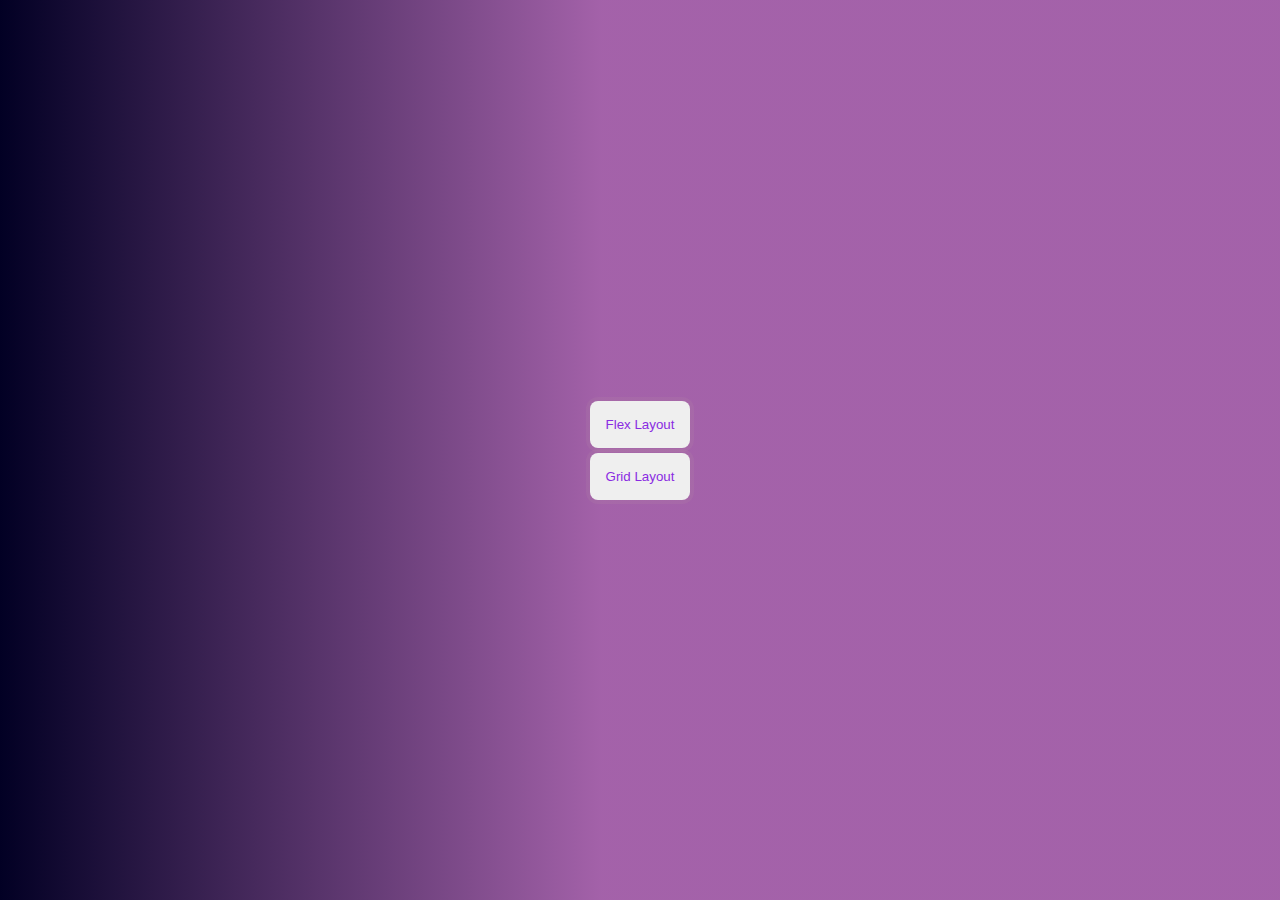
<file: index.html>
<!DOCTYPE html>
<html lang="en">
<head>
    <meta charset="UTF-8">
    <meta http-equiv="X-UA-Compatible" content="IE=edge">
    <meta name="viewport" content="width=device-width, initial-scale=1.0">
    <title>Document</title>
    <link rel="stylesheet" href="./style.css">
</head>
<body>
    <a href="./flexboxlayout/index.html">
        <button>Flex Layout</button>
    </a>
   <a href="./gridlayout/index.html">
    <button>Grid Layout</button>
   </a>
</body>
</html>
</file>
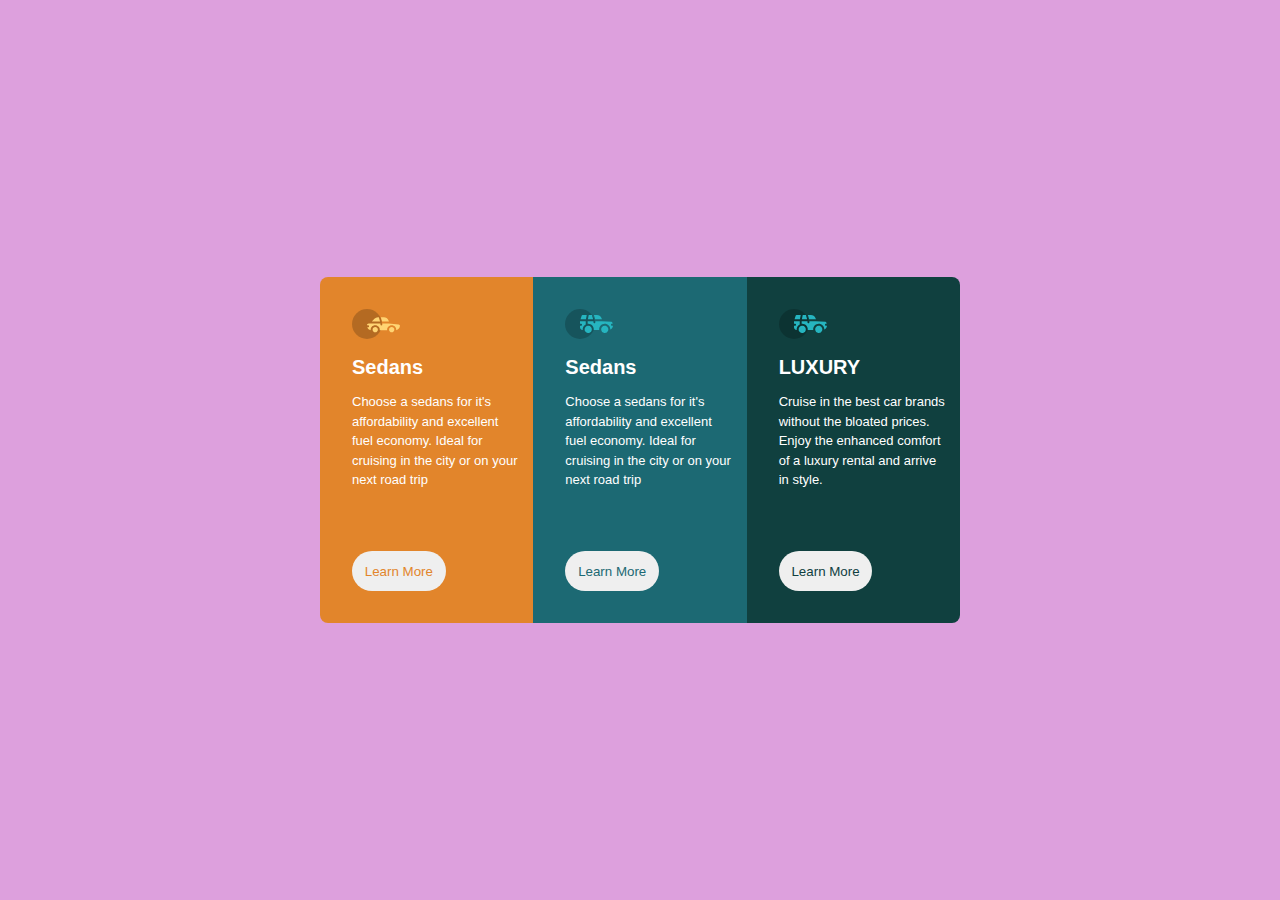
<file: flexboxlayout/index.html>
<!DOCTYPE html>
<html lang="en">
<head>
    <meta charset="UTF-8">
    <meta http-equiv="X-UA-Compatible" content="IE=edge">
    <meta name="viewport" content="width=device-width, initial-scale=1.0">
    <title>Document</title>
    <link rel="stylesheet" href="./style.css">
</head>
<body>
    <div class="flex-container">
        <div class="flex-con-1">
            <div class="container">
                <div>
                    <img src="../images/icon-sedans.svg" alt="">
                
                <h1>Sedans</h1>
                <p>Choose a sedans for it's affordability and excellent fuel economy. Ideal for cruising in the city or on your next road trip</p>
            </div>
                <button> <span class="sedans-button">Learn More</span></button>
            </div>
        </div>
        <div class="flex-con-2">
            <div class="container">
                <div>
                    <img src="../images/icon-suvs.svg" alt="">
                </div>
                <h1>Sedans</h1>
                <p>Choose a sedans for it's affordability and excellent fuel economy. Ideal for cruising in the city or on your next road trip</p>
                <button> <span class="suvs-button">Learn More</span></button>
            </div>
        </div>
        <div class="flex-con-3">               
            <div class="container">
                <div>
                    <img src="../images/icon-suvs.svg" alt="">
                </div>
                <h1>LUXURY</h1>
                <p>Cruise in the best car brands without the bloated prices. Enjoy the enhanced comfort of a luxury rental and arrive in style.</p>
                <button> <span class="luxury-button">Learn More</span></button>
            </div>
        </div>
    </div>
</body>
</html>
</file>
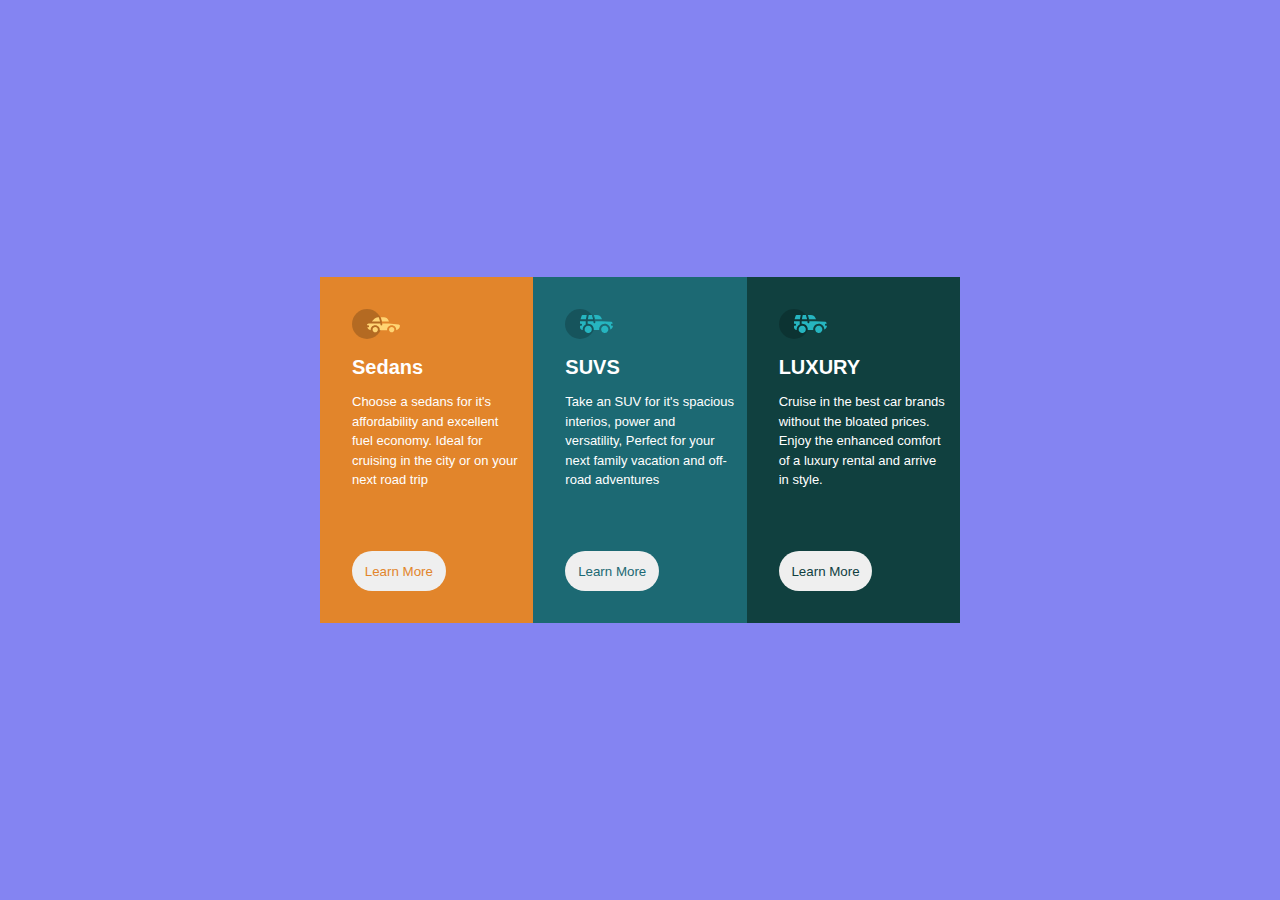
<file: gridlayout/index.html>
<!DOCTYPE html>
<html lang="en">
<head>
    <meta charset="UTF-8">
    <meta http-equiv="X-UA-Compatible" content="IE=edge">
    <meta name="viewport" content="width=device-width, initial-scale=1.0">
    <title>Document</title>
    <link rel="stylesheet" href="./style.css">
</head>
<body>
    <div class="grid-container">
       <div class="grid-col-1">
        <div class="container">
            <div>
                <img src="../images/icon-sedans.svg" alt="">
            
            <h1>Sedans</h1>
            <p>Choose a sedans for it's affordability and excellent fuel economy. Ideal for cruising in the city or on your next road trip</p>
        </div>
            <button> <span class="sedans-button">Learn More</span></button>
        </div>
       </div>
       <div class="grid-col-2">
        <div class="container">
            <div>
                <img src="../images/icon-suvs.svg" alt="">
            </div>
            <h1>SUVS</h1>
            <p>Take an SUV for it's spacious interios, power and versatility, Perfect for your next family vacation and off-road adventures</p>
            <button> <span class="suvs-button">Learn More</span></button>
        </div>
    </div>
    <div class="grid-col-3">
        <div class="container">
            <div>
                <img src="../images/icon-suvs.svg" alt="">
            </div>
            <h1>LUXURY</h1>
            <p>Cruise in the best car brands without the bloated prices. Enjoy the enhanced comfort of a luxury rental and arrive in style.</p>
            <button> <span class="luxury-button">Learn More</span></button>
        </div>
    </div>
    </div>
</body>
</html>
</file>
<file: style.css>
html, body {
    padding: 0px;
    margin:0px;
    height: 100vh;
}
*{
    box-sizing: border-box;
}
body{
    background: rgb(2,0,36);
background: linear-gradient(90deg, rgba(2,0,36,1) 0%, rgba(112,9,121,0.639093137254902) 47%);
    display: flex;
    justify-content: center;
    align-items: center;
    flex-direction: column;
    height: 100vh;
    gap:5px;
    
}
 button{
     outline: none;
     border: none;
     padding: 16px;
     border-radius: 8px;
     box-shadow: 0px 0px 0px 4px rgba(194, 169, 169, 0.1);
     cursor: pointer;

     color:blueviolet
 }
</file>
<file: flexboxlayout/style.css>
html body {
    margin: 0px;
    padding: 0px;
    height: 100vh;
    font-family:Arial, Helvetica, sans-serif
}
body{
    background-color: plum;
    height: 100vh;
    display: flex;
    justify-content: center;
    align-items: center;
}
.flex-container{
    
    width: 50%;
    display: flex;
    border-radius: 8px;
    overflow: hidden;
}
.flex-container .flex-con-1{
    flex-grow: 1;    
    background-color:#e2852b;
    height: 100%;
}
.flex-container .flex-con-2{
    flex-grow: 1;
    background-color: #1c6973;
}
.flex-container .flex-con-3{
    flex-grow: 1;
    background-color: #10403f;
}
.container{
    padding-top: 2rem;
    padding-left: 2rem;
    padding-bottom: 2rem;
    color: white;   
    
}
.container h1{
    font-size: 20px;
}
.container p{
    font-size: 13px;
    max-width: 170px;
    line-height: 1.5;
}


button {
    outline: none;
    border :none;
    padding: 0.8rem;
    border-radius: 1.5rem;
    margin-top: 3rem;
}
.sedans-button{
    color:#e2852b;
}
.suvs-button{
    color:#1c6973;
}
.luxury-button{
    color:#10403f;
}
img{
    height: 30px;
}
</file>
<file: gridlayout/style.css>
html body {
    margin: 0;
    padding: 0;
    font-family:Helvetica, sans-serif;
}
*{
    box-sizing: border-box;
}
body{
    background-color: rgb(132, 132, 242);
    height: 100vh;
    display: grid;
    place-items: center;
}
.grid-container{
    width: 50%;
    display: grid;
    grid-template-columns: 1fr 1fr 1fr;
}
.grid-container .grid-col-1{
    background-color: #e2852b;
}
.grid-container .grid-col-2{
    background-color: #1c6973;
}
.grid-container .grid-col-3{
    background-color: #10403f;
}



.container{
    padding-top: 2rem;
    padding-left: 2rem;
    padding-bottom: 2rem;
    color: white;   
    
}
.container h1{
    font-size: 20px;
}
.container p{
    font-size: 13px;
    max-width: 170px;
    line-height: 1.5;
}


button {
    outline: none;
    border :none;
    padding: 0.8rem;
    border-radius: 1.5rem;
    margin-top: 3rem;
}
.sedans-button{
    color:#e2852b;
}
.suvs-button{
    color:#1c6973;
}
.luxury-button{
    color:#10403f;
}
img{
    height: 30px;
}
</file>
